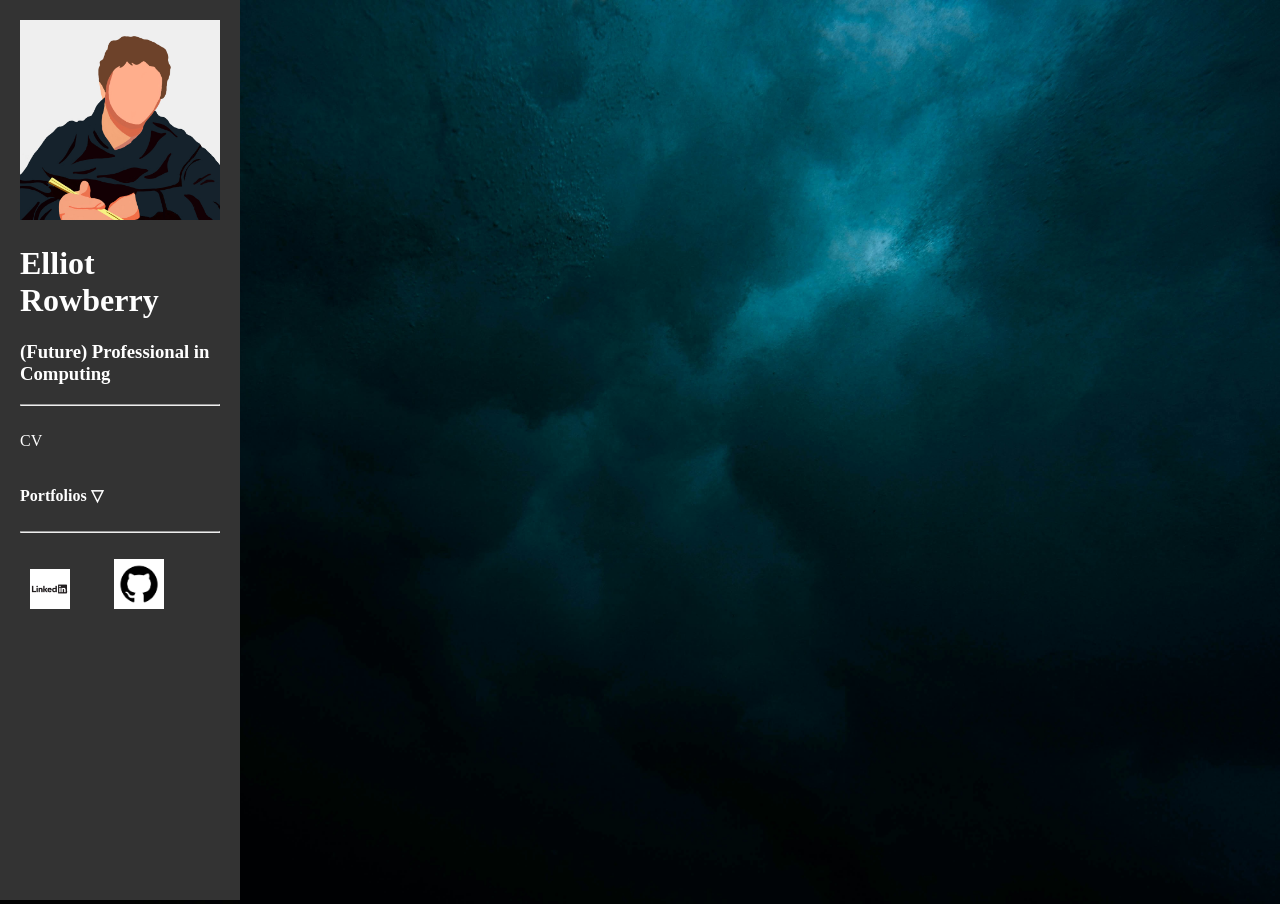
<file: index.html>
<!DOCTYPE html>
<html lang="en">
<head>
    <meta charset="UTF-8">
    <title>Homepage</title>
</head>

<!-- formatting css -->
<link rel="stylesheet" type="text/css" href="../Format.css" />
<link rel="stylesheet" type="text/css" href="../Sidebar.css" />

<header>
    <div class="vertical"></div>

    <img src="https://elliotrow.github.io/Images/profile picture.jpg" alt="Profile Image" width="100%">
    <h1 style="font-family: Georgia, serif"> Elliot Rowberry</h1>
    <h3>(Future) Professional in Computing</h3>
    <hr>
    <br>
    <a href="https://elliotrow.github.io/">CV</a>
    <br><br><br>
    <input id="check01" type="checkbox" name="Galleries" />
    <label for="check01"><b>Portfolios ▽ </b></label>
    <br>
    <ul class="submenu">
        <li><a href="https://elliotrow.github.io/Webpages/Coding Portfolio.html">Coding Portfolio</a></li>
        <br>
        <li><a href="https://elliotrow.github.io/Webpages/2D Portfolio.html">2D Portfolio</a></li>
        <br>
        <li><a href="https://elliotrow.github.io/Webpages/3D Portfolio.html">3D Portfolio</a></li>

    </ul>
    <hr><br>
    <a href="http://www.linkedin.com/in/elliot-rowberry-6049a321b"><img src="https://elliotrow.github.io/Images/linkedin%20logo.png" width="35%" style="padding-right: 10%; padding-left: 5% "></a>
    <a href="http://www.github.com/ElliotRow"><img src="https://elliotrow.github.io/Images/github%20logo.jpg" width="35%" style="padding-left: 10%"></a>
</header>



<main>
    <iframe
            src="https://docs.google.com/gview?embedded=true&url=https://elliotrow.github.io/Images/CV.pdf"
            style="border: none; width: 80vw; max-width: 90%; height: 100%;"
    ></iframe>

</main>


<script>
    //save the menu being open so it doesn't close every time you switch pages
    const checkbox = document.getElementById("check01");
    const saved = localStorage.getItem("submenuOpen");
    if (saved === "true") {
        checkbox.checked = true;
    }

    // save state whenever it changes
    checkbox.addEventListener("change", () => {
        localStorage.setItem("submenuOpen", checkbox.checked);
    });

    //Resizing the pdf so its actually visable on mobile
    function resizePDF() {
    const iframe = document.querySelector("iframe");
    
    //check if its mobile and adjust how it resizes according to if it is or not
    const isMobile = /iPhone|iPad|iPod|Android/i.test(navigator.userAgent);
    
    if (isMobile) {
        // mobile uses innerHeight to avoid top-bar clipping
        iframe.style.height = window.innerHeight + "px";
    } else {
        // desktop browsers use full viewport height
        iframe.style.height = "100vh";
    }
    }

    window.addEventListener("resize", resizePDF);
    window.addEventListener("orientationchange", resizePDF);
    resizePDF();
</script>

</html>
</file>
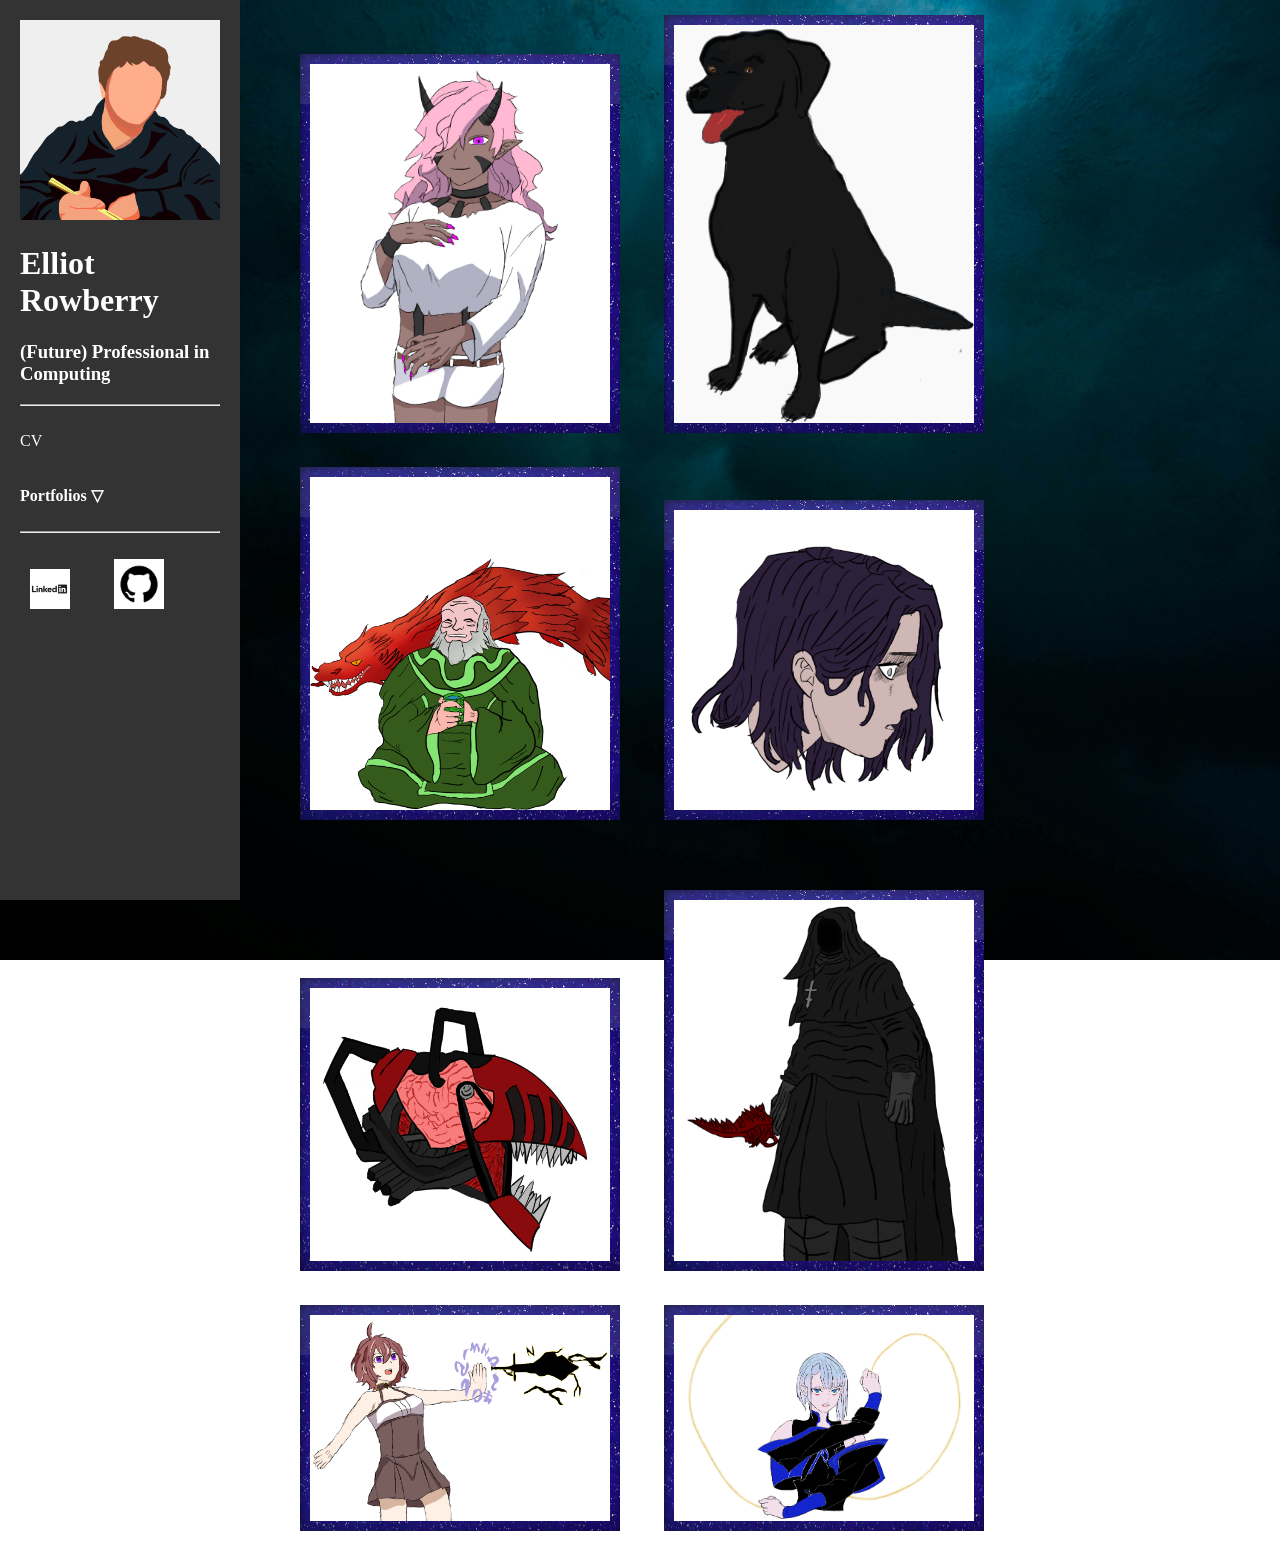
<file: Webpages/2D Portfolio.html>
<!DOCTYPE html>
<html lang="en">
<head>
    <meta charset="UTF-8">
    <title>Homepage</title>
</head>

<!-- formatting css -->
<link rel="stylesheet" type="text/css" href="../Format.css" />
<link rel="stylesheet" type="text/css" href="../Sidebar.css" />

<header>
    <div class="vertical"></div>

    <img src="https://elliotrow.github.io/Images/profile picture.jpg" alt="Profile Image" width="100%">
    <h1 style="font-family: Georgia, serif"> Elliot Rowberry</h1>
    <h3>(Future) Professional in Computing</h3>
    <hr>
    <br>
    <a href="https://elliotrow.github.io/">CV</a>
    <br><br><br>
    <input id="check01" type="checkbox" name="Galleries" />
    <label for="check01"><b>Portfolios ▽ </b></label>
    <br>
    <ul class="submenu">
        <li><a href="https://elliotrow.github.io/Webpages/Coding Portfolio.html">Coding Portfolio</a></li>
        <br>
        <li><a href="https://elliotrow.github.io/Webpages/2D Portfolio.html">2D Portfolio</a></li>
        <br>
        <li><a href="https://elliotrow.github.io/Webpages/3D Portfolio.html">3D Portfolio</a></li>

    </ul>
    <hr><br>
    <a href="http://www.linkedin.com/in/elliot-rowberry-6049a321b"><img src="https://elliotrow.github.io/Images/linkedin%20logo.png" width="35%" style="padding-right: 10%; padding-left: 5% "></a>
    <a href="http://www.github.com/ElliotRow"><img src="https://elliotrow.github.io/Images/github%20logo.jpg" width="35%" style="padding-left: 10%"></a>
</header>


<main>

    <img src="https://elliotrow.github.io/Images/Amias.jpg" alt="Amias" width="300px" id="Gallery">
    <img src="https://elliotrow.github.io/Images/Dog.gif" alt="Dog" width="300px" id="Gallery">
    <img src="https://elliotrow.github.io/Images/Iroh.jpg" alt="Iroh" width="300px" id="Gallery">
    <img src="https://elliotrow.github.io/Images/Trauma%20time.jpg" alt="Trauma" width="300px" id="Gallery"><br><br><br>
    <img src="https://elliotrow.github.io/Images/Chainsaw%20man.jpg" alt="Chainsaw Man" width="300px" id="Gallery">
    <img src="https://elliotrow.github.io/Images/Elden_John.jpg" alt="Elden John" width="300px" id="Gallery">
    <img src="https://elliotrow.github.io/Images/Malori.jpg" alt="Malori" width="300px" id="Gallery">
    <img src="https://elliotrow.github.io/Images/Lucy.jpg" alt="Lucy" width="300px" id="Gallery">

</main>

<script>
    //save the menu being open so it doesn't close every time you switch pages
    const checkbox = document.getElementById("check01");
    const saved = localStorage.getItem("submenuOpen");
    if (saved === "true") {
        checkbox.checked = true;
    }

    // save state whenever it changes
    checkbox.addEventListener("change", () => {
        localStorage.setItem("submenuOpen", checkbox.checked);
    });
</script>

</html>
</file>
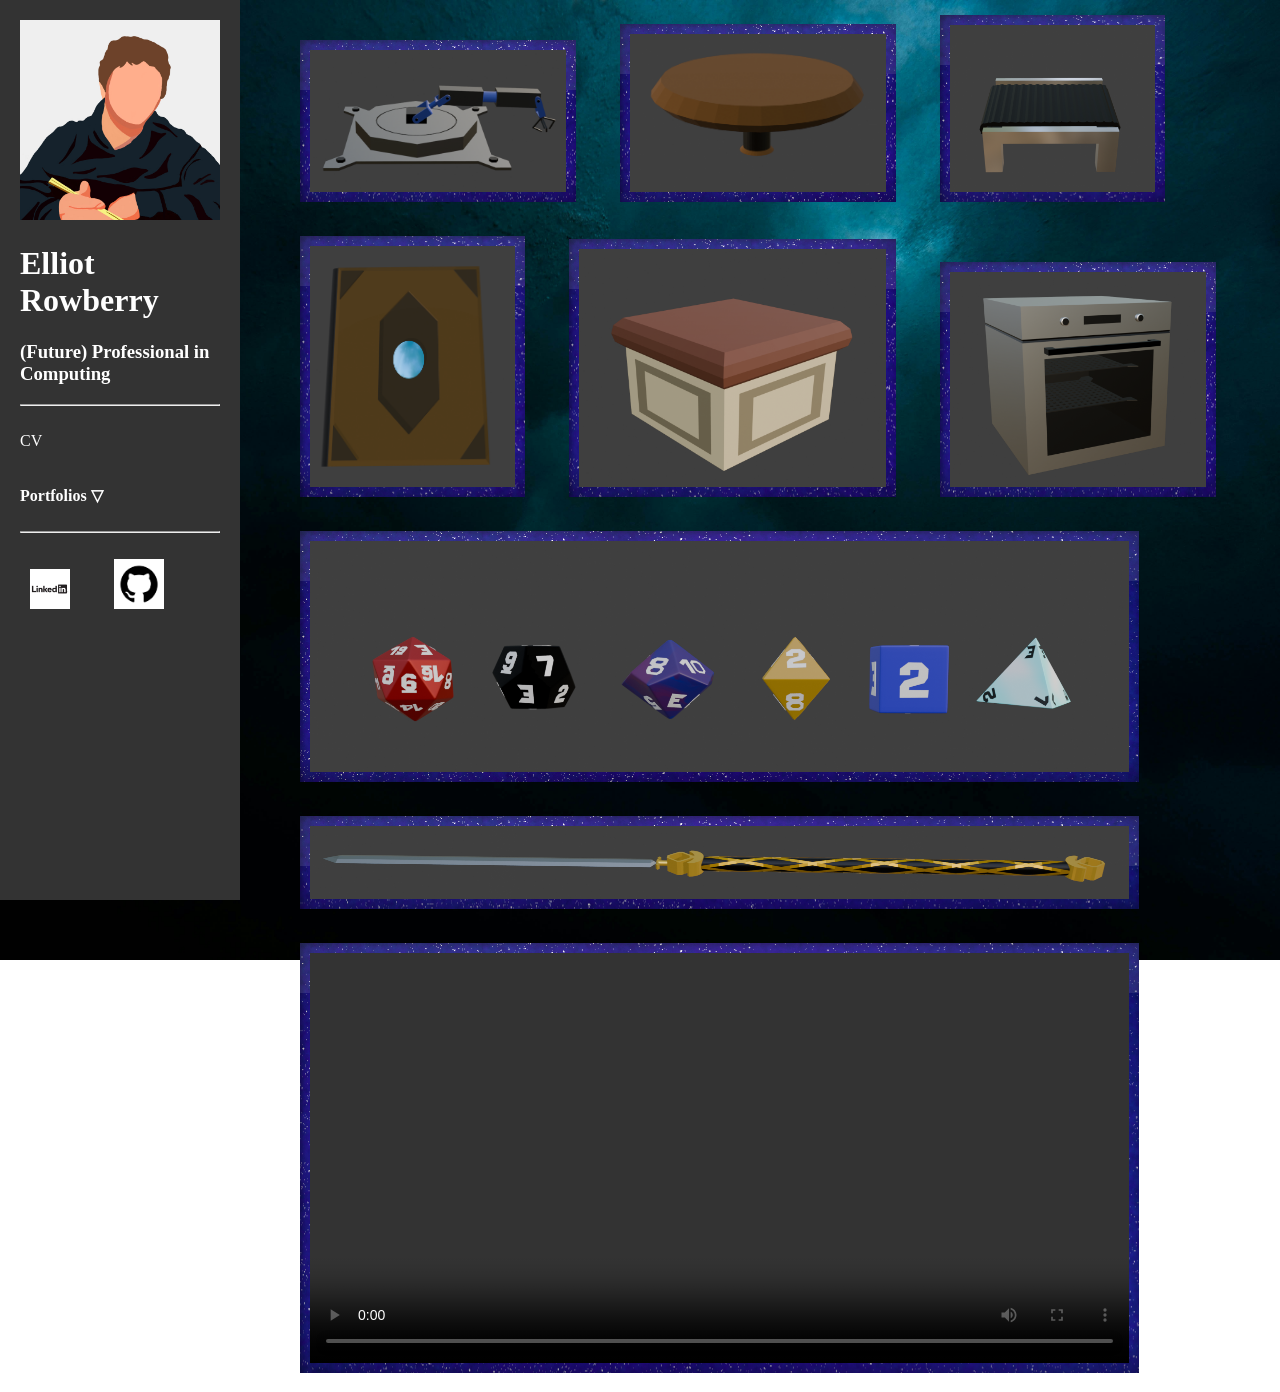
<file: Webpages/3D Portfolio.html>
<!DOCTYPE html>
<html lang="en">
<head>
    <meta charset="UTF-8">
    <title>Homepage</title>
</head>

<!-- formatting css -->
<link rel="stylesheet" type="text/css" href="../Format.css" />
<link rel="stylesheet" type="text/css" href="../Sidebar.css" />

<header>
    <div class="vertical"></div>

    <img src="https://elliotrow.github.io/Images/profile picture.jpg" alt="Profile Image" width="100%">
    <h1 style="font-family: Georgia, serif"> Elliot Rowberry</h1>
    <h3>(Future) Professional in Computing</h3>
    <hr>
    <br>
    <a href="https://elliotrow.github.io/">CV</a>
    <br><br><br>
    <input id="check01" type="checkbox" name="Galleries" />
    <label for="check01"><b>Portfolios ▽ </b></label>
    <br>
    <ul class="submenu">
        <li><a href="https://elliotrow.github.io/Webpages/Coding Portfolio.html">Coding Portfolio</a></li>
        <br>
        <li><a href="https://elliotrow.github.io/Webpages/2D Portfolio.html">2D Portfolio</a></li>
        <br>
        <li><a href="https://elliotrow.github.io/Webpages/3D Portfolio.html">3D Portfolio</a></li>

    </ul>
    <hr><br>
    <a href="http://www.linkedin.com/in/elliot-rowberry-6049a321b"><img src="https://elliotrow.github.io/Images/linkedin%20logo.png" width="35%" style="padding-right: 10%; padding-left: 5% "></a>
    <a href="http://www.github.com/ElliotRow"><img src="https://elliotrow.github.io/Images/github%20logo.jpg" width="35%" style="padding-left: 10%"></a>
</header>

<main>

    <img src="https://elliotrow.github.io/Images/arm%20blender.png" alt="machine arm" width="25%" id="Gallery">
    <img src="https://elliotrow.github.io/Images/table%20blender.png" alt="table" width="25%" id="Gallery">
    <img src="https://elliotrow.github.io/Images/conveyor%20blender.png" alt="conveyor" width="20%" id="Gallery"><br>
    <img src="https://elliotrow.github.io/Images/book%20blender.png" alt="book" width="20%" id="Gallery">
    <img src="https://elliotrow.github.io/Images/countertop%20blender.png" alt="countertop" width="30%" id="Gallery">
    <img src="https://elliotrow.github.io/Images/oven%20blender.png" alt="oven" width="25%" id="Gallery"><br>
    <img src="https://elliotrow.github.io/Images/dice%20blender.png" alt="dice" width="80%" id="Gallery">
    <img src="https://elliotrow.github.io/Images/spear blender.png" alt="spear" width="80%" id="Gallery"><br>
    <video width="80%" id="Gallery" controls>
        <source src="https://elliotrow.github.io/Videos/final%20animation.mp4" type="video/mp4" >
    </video>

</main>

<script>
    //save the menu being open so it doesn't close every time you switch pages
    const checkbox = document.getElementById("check01");
    const saved = localStorage.getItem("submenuOpen");
    if (saved === "true") {
        checkbox.checked = true;
    }

    // save state whenever it changes
    checkbox.addEventListener("change", () => {
        localStorage.setItem("submenuOpen", checkbox.checked);
    });
</script>

</html>
</file>
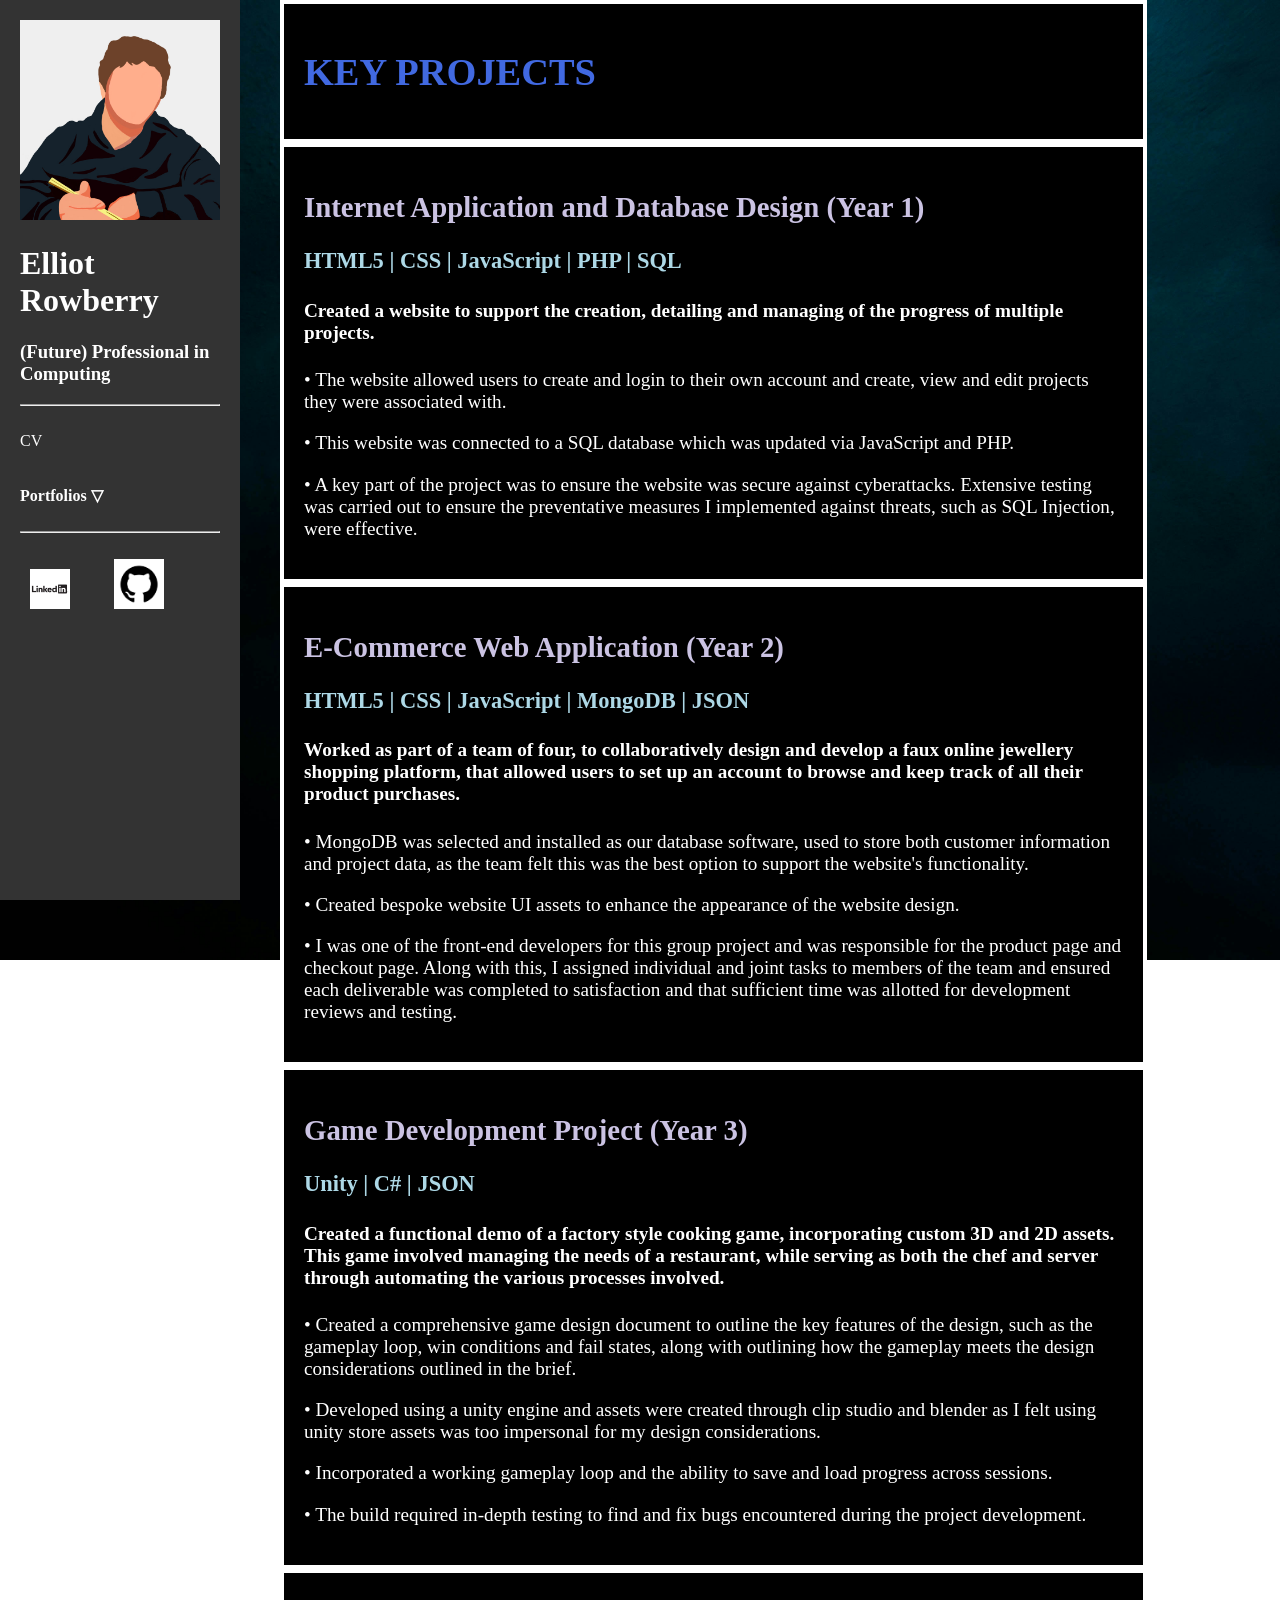
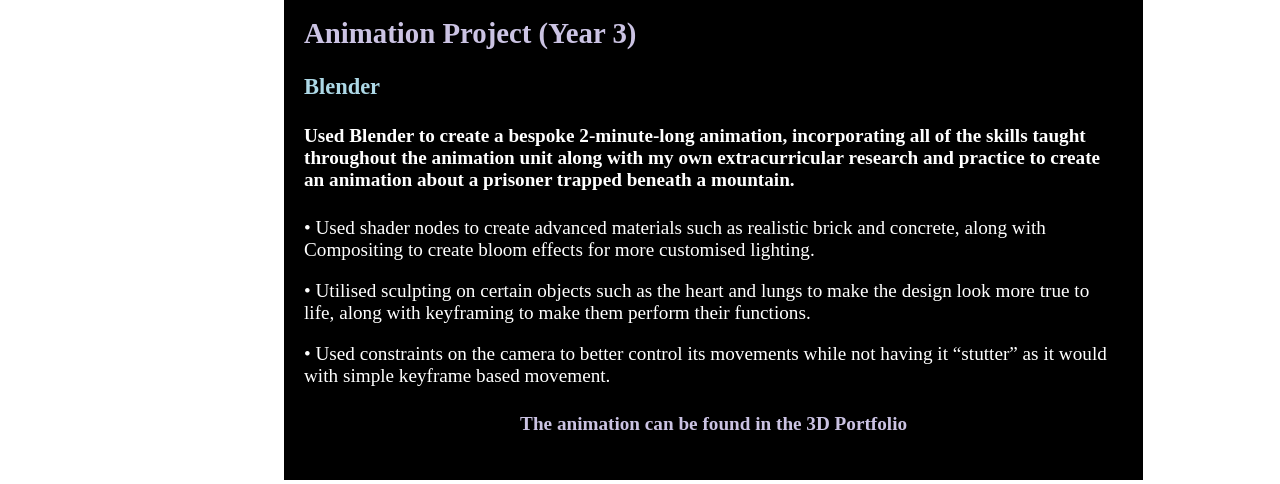
<file: Webpages/Coding Portfolio.html>
<!DOCTYPE html>
<html lang="en">
<head>
    <meta charset="UTF-8">
    <title>Homepage</title>
</head>

<!-- formatting css -->
<link rel="stylesheet" type="text/css" href="../Format.css" />
<link rel="stylesheet" type="text/css" href="../Sidebar.css" />

<header>
    <div class="vertical"></div>

    <img src="https://elliotrow.github.io/Images/profile picture.jpg" alt="Profile Image" width="100%">
    <h1 style="font-family: Georgia, serif"> Elliot Rowberry</h1>
    <h3>(Future) Professional in Computing</h3>
    <hr>
    <br>
    <a href="https://elliotrow.github.io/">CV</a>
    <br><br><br>
    <input id="check01" type="checkbox" name="Galleries" />
    <label for="check01"><b>Portfolios ▽ </b></label>
    <br>
    <ul class="submenu">
        <li><a href="https://elliotrow.github.io/Webpages/Coding Portfolio.html">Coding Portfolio</a></li>
        <br>
        <li><a href="https://elliotrow.github.io/Webpages/2D Portfolio.html">2D Portfolio</a></li>
        <br>
        <li><a href="https://elliotrow.github.io/Webpages/3D Portfolio.html">3D Portfolio</a></li>

    </ul>
    <hr><br>
    <a href="http://www.linkedin.com/in/elliot-rowberry-6049a321b"><img src="https://elliotrow.github.io/Images/linkedin%20logo.png" width="35%" style="padding-right: 10%; padding-left: 5% "></a>
    <a href="http://www.github.com/ElliotRow"><img src="https://elliotrow.github.io/Images/github%20logo.jpg" width="35%" style="padding-left: 10%"></a>
</header>


<main>
    <div class="project">
    <h1 style="color: #4169E1"><b>KEY PROJECTS</b></h1>
    </div>
    <div class="project">
        <h2 style="color: #CBC3E3">Internet Application and Database Design (Year 1) </h2>
        <h3 style="color: #ADD8E6">HTML5 | CSS | JavaScript | PHP | SQL</h3>
        <h4>Created a website to support the creation, detailing and managing of the progress of multiple projects. </h4>
            <p>    •	The website allowed users to create and login to their own account and create, view and edit projects they were associated with. </p>
            <p>    •	This website was connected to a SQL database which was updated via JavaScript and PHP.</p>
            <p>    •	A key part of the project was to ensure the website was secure against cyberattacks. Extensive testing was carried out to ensure the preventative measures I implemented against threats, such as SQL Injection, were effective.</p>
    </div>
    <div class="project">
        <h2 style="color: #CBC3E3">E-Commerce Web Application (Year 2) </h2>
        <h3 style="color: #ADD8E6">HTML5 | CSS | JavaScript | MongoDB | JSON</h3>
        <h4>Worked as part of a team of four, to collaboratively design and develop a faux online jewellery shopping platform, that allowed users to set up an account to browse and keep track of all their product purchases.</h4>
            <p> •	MongoDB was selected and installed as our database software, used to store both customer information and project data, as the team felt this was the best option to support the website's functionality. </p>
            <p> •	Created bespoke website UI assets to enhance the appearance of the website design.</p>
            <p> •	I was one of the front-end developers for this group project and was responsible for the product page and checkout page. Along with this, I assigned individual and joint tasks to members of the team and ensured each deliverable was completed to satisfaction and that sufficient time was allotted for development reviews and testing.</p>
    </div>
    <div class="project">
        <h2 style="color: #CBC3E3">Game Development Project (Year 3) </h2>
        <h3 style="color: #ADD8E6">Unity | C# | JSON</h3>
        <h4>Created a functional demo of a factory style cooking game, incorporating custom 3D and 2D assets. This game involved managing the needs of a restaurant, while serving as both the chef and server through automating the various processes involved. </h4>
        <p> •	Created a comprehensive game design document to outline the key features of the design, such as the gameplay loop, win conditions and fail states, along with outlining how the gameplay meets the design considerations outlined in the brief. </p>
        <p> •	Developed using a unity engine and assets were created through clip studio and blender as I felt using unity store assets was too impersonal for my design considerations. </p>
        <p> •	Incorporated a working gameplay loop and the ability to save and load progress across sessions.</p>
        <p> •	The build required in-depth testing to find and fix bugs encountered during the project development.</p>
    </div>
    <div class="project">
        <h2 style="color: #CBC3E3">Animation Project (Year 3) </h2>
        <h3 style="color: #ADD8E6">Blender</h3>
        <h4>Used Blender to create a bespoke 2-minute-long animation, incorporating all of the skills taught throughout the animation unit along with my own extracurricular research and practice to create an animation about a prisoner trapped beneath a mountain.</h4>
        <p> •	Used shader nodes to create advanced materials such as realistic brick and concrete, along with Compositing to create bloom effects for more customised lighting.</p>
        <p> •	Utilised sculpting on certain objects such as the heart and lungs to make the design look more true to life, along with keyframing to make them perform their functions. </p>
        <p> •	Used constraints on the camera to better control its movements while not having it “stutter” as it would with simple keyframe based movement.</p>
        <h4 style="text-align: center; color: #CBC3E3"><b>The animation can be found in the 3D Portfolio</b></h4>
    </div>
</main>


<script>
    //save the menu being open so it doesn't close every time you switch pages
    const checkbox = document.getElementById("check01");
    const saved = localStorage.getItem("submenuOpen");
    if (saved === "true") {
        checkbox.checked = true;
    }

    // save state whenever it changes
    checkbox.addEventListener("change", () => {
        localStorage.setItem("submenuOpen", checkbox.checked);
    });
</script>

</html>
</file>
<file: Format.css>
#Gallery{
    padding: 10px 10px;
    margin: 15px 20px;
    background: url("Images/Background.jpg");
    transition: all .5s ease;
    box-shadow: inset 0 50px rgba(255,255,255,0.1),
                inset 2px -15px 30px rgba(0,0,0,0.4),
                inset 2px 2px 5px rgba(0,0,0,0.3);
}
</file>
<file: Sidebar.css>
header {
    position: fixed;
    top: 0;
    left: 0;
    width: 240px;
    height: 100vh;
    background-color: #333;
    color: #fff;
    padding: 20px;
    box-sizing: border-box;
    overflow-y: hidden;
    overflow-x: hidden;
    font-family: "Garamond", serif;
}

header * {
    max-width: 100%;        /* prevents images and text from overflowing */
    box-sizing: border-box;
}

header h1, header h4, header a, header label, header li {
    word-wrap: break-word;  /* makes long words wrap around */
    white-space: normal;    /* prevents the text from stretching outside the sidebar */
}


/* unordered list properties */
ul { list-style-type: none; margin: 0; padding: 0; overflow: hidden; }

/* list item properties */
li { display: block; }
li a { display: block; text-align: center; padding: 20px; text-decoration: none; }
input, ul.submenu { display: none; }

/*position the label*/
label { position: relative; display: block; cursor: pointer; }

/*show the dropdown menu when input is received*/
input:checked~ul.submenu { display: block; }

/*formatting stuff for the dropdown menu */
.vertical { border-left: 4px solid black; height: 100%; position:absolute; left: 100%; }

/* formatting the projects in the code portfolio */
.project {background-color:black; height: 100%; width: 80%; border: 4px solid white;padding: 20px; font-size: 120%}

/*stuff to make sure that the links do not change colour or underline*/
a:link  { color: #fff; }
a:visited { color: #fff; }
a:hover { color: #fff; }
a:active { color: darkslateblue; }
a:link, a:visited { text-decoration: none; }

main {
    margin-left: 280px;
    margin-right: 0;
    width: 80%;
    height: auto;
    overflow: visible;
    color: #fff; }
/* CSS for the body */
body {
    margin: 0;
    padding: 0;
    background-image: url('Images/BackgroundNew.jpg');
    background-repeat: no-repeat;
    background-attachment: fixed;
    background-size: cover;
    alignment-baseline: center;
}
</file>
